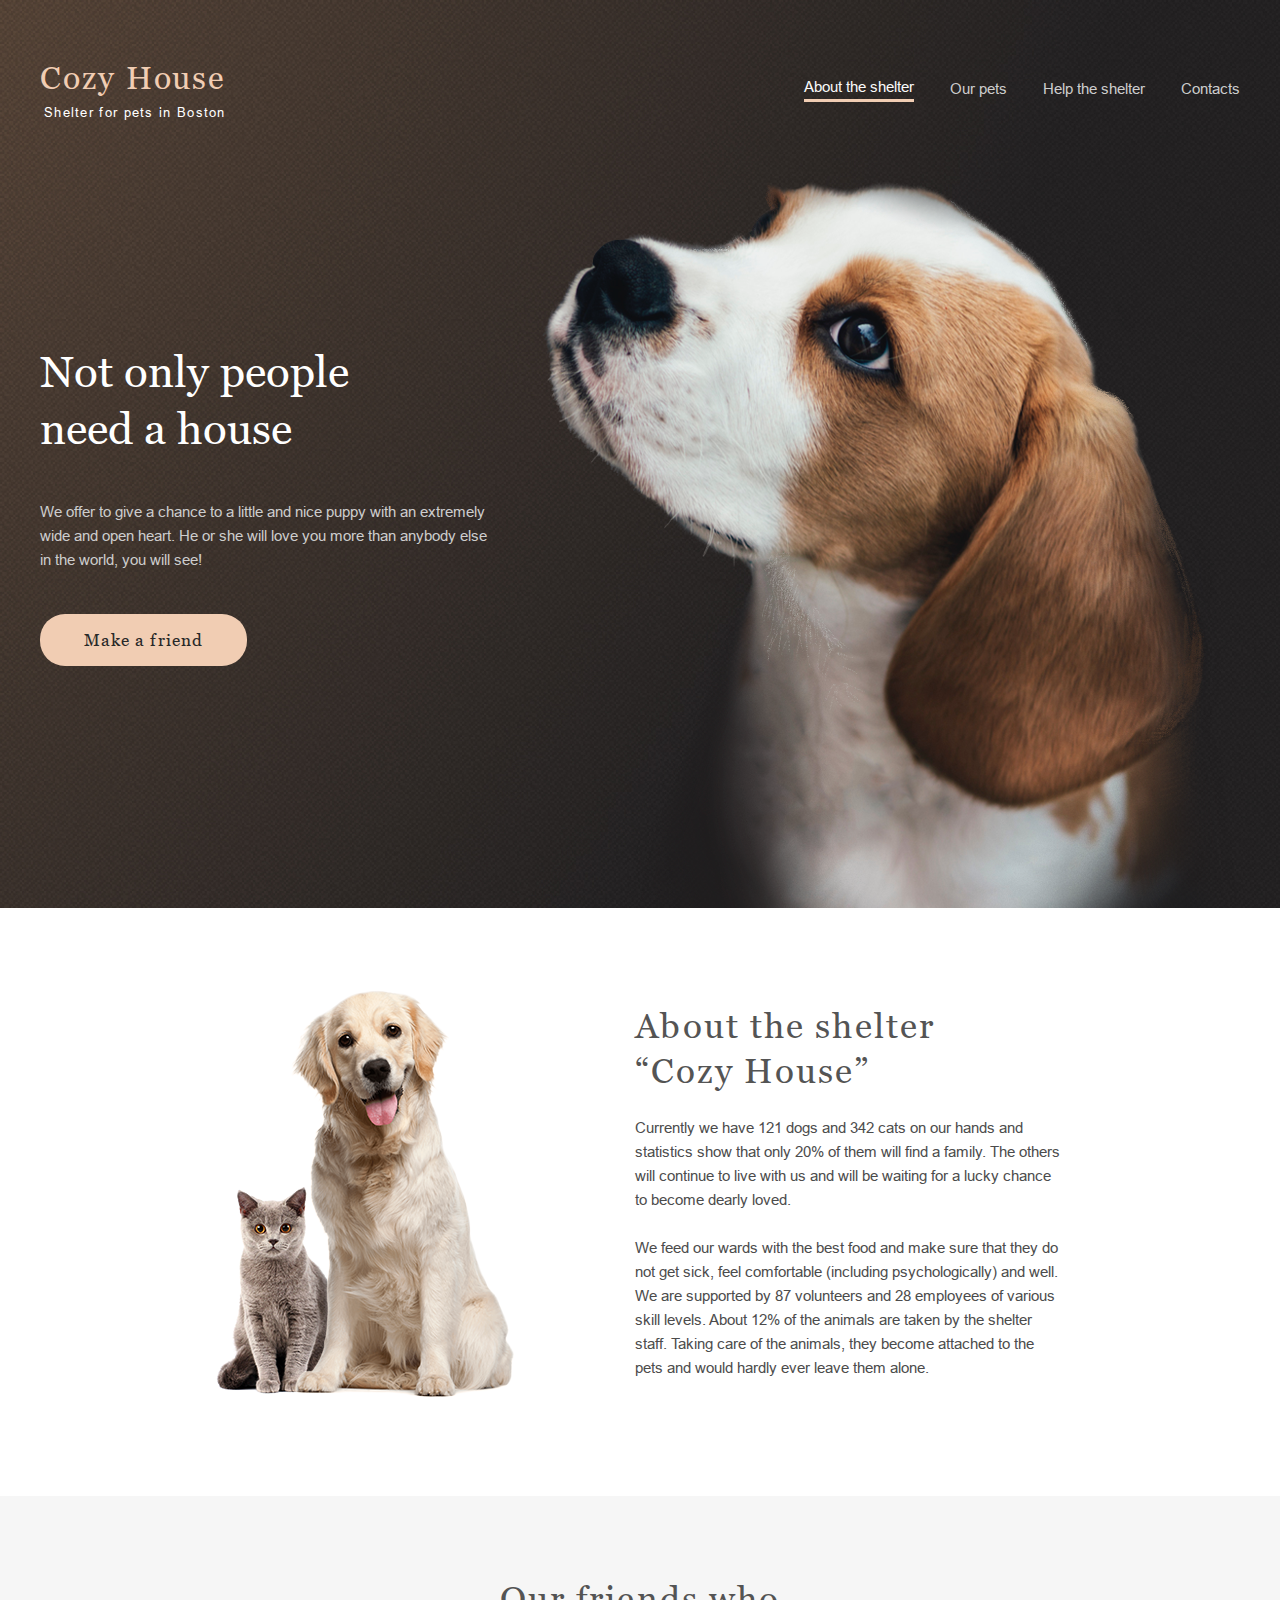
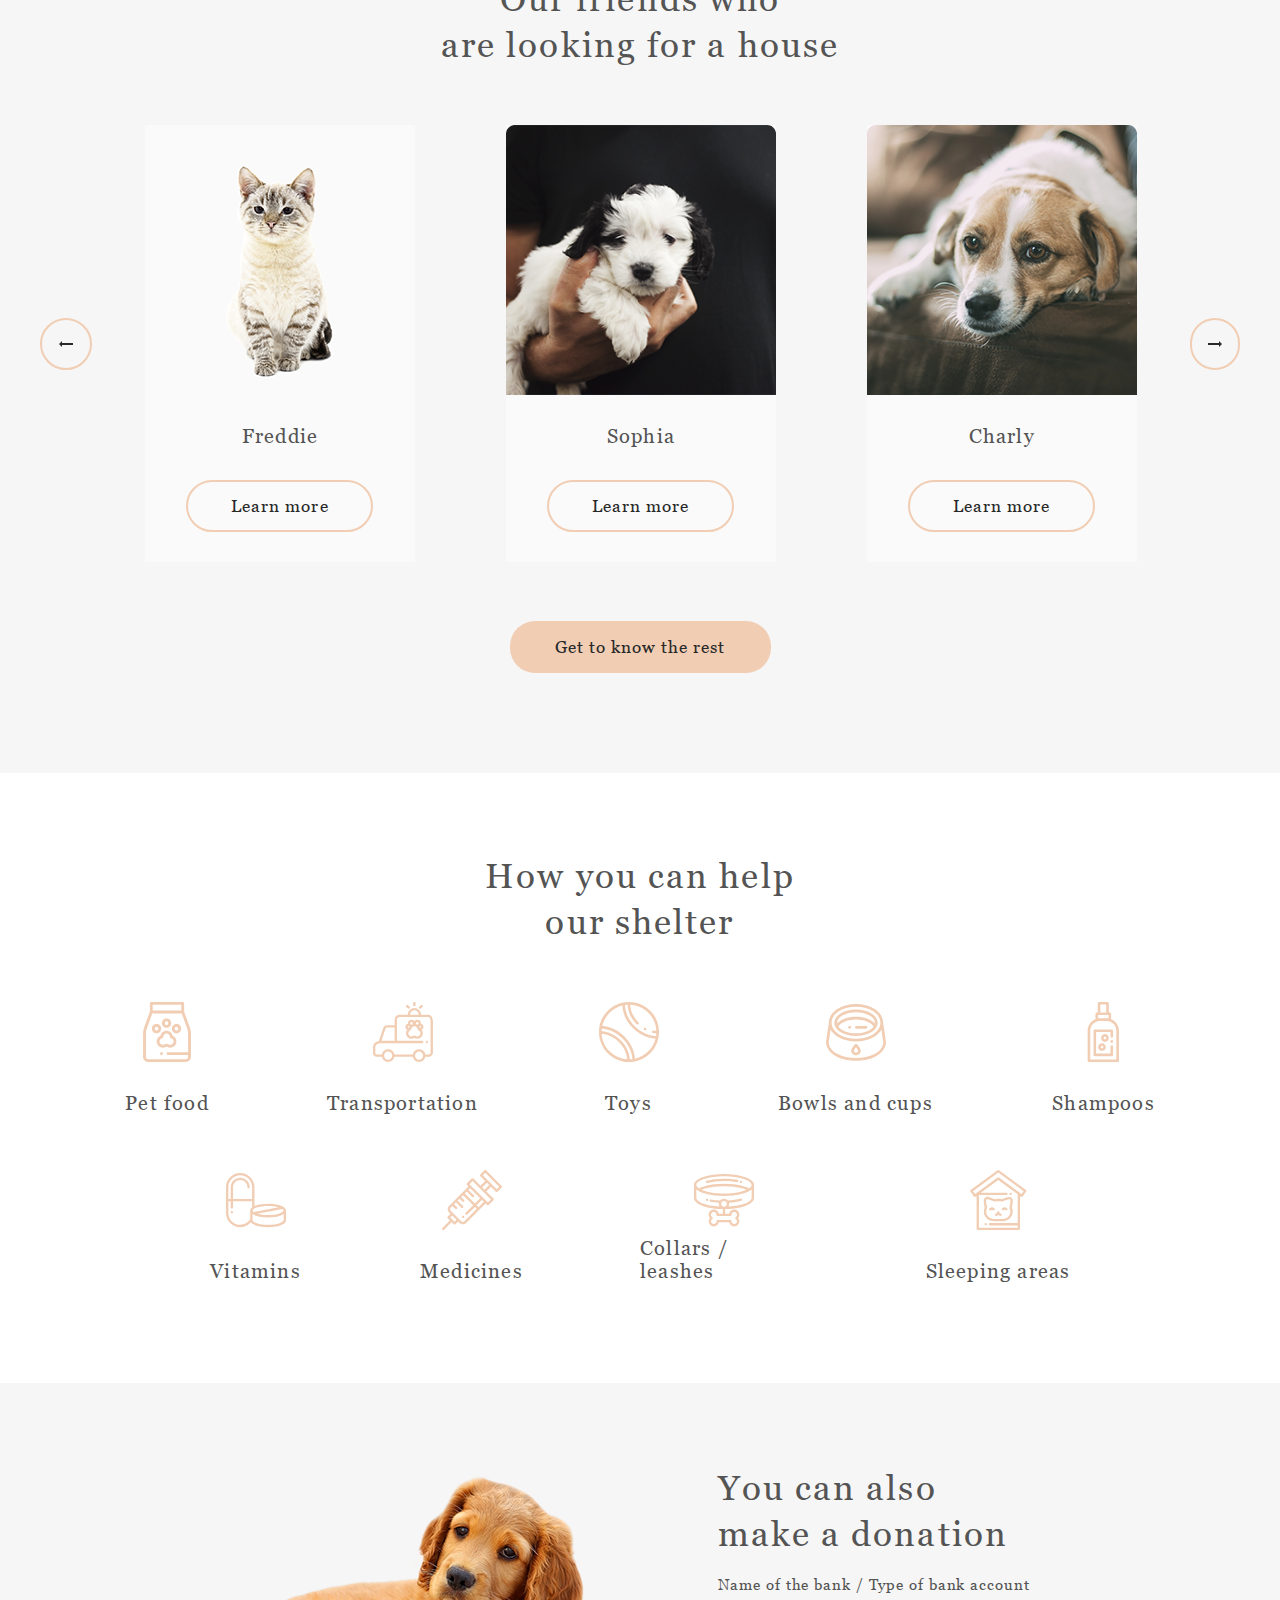
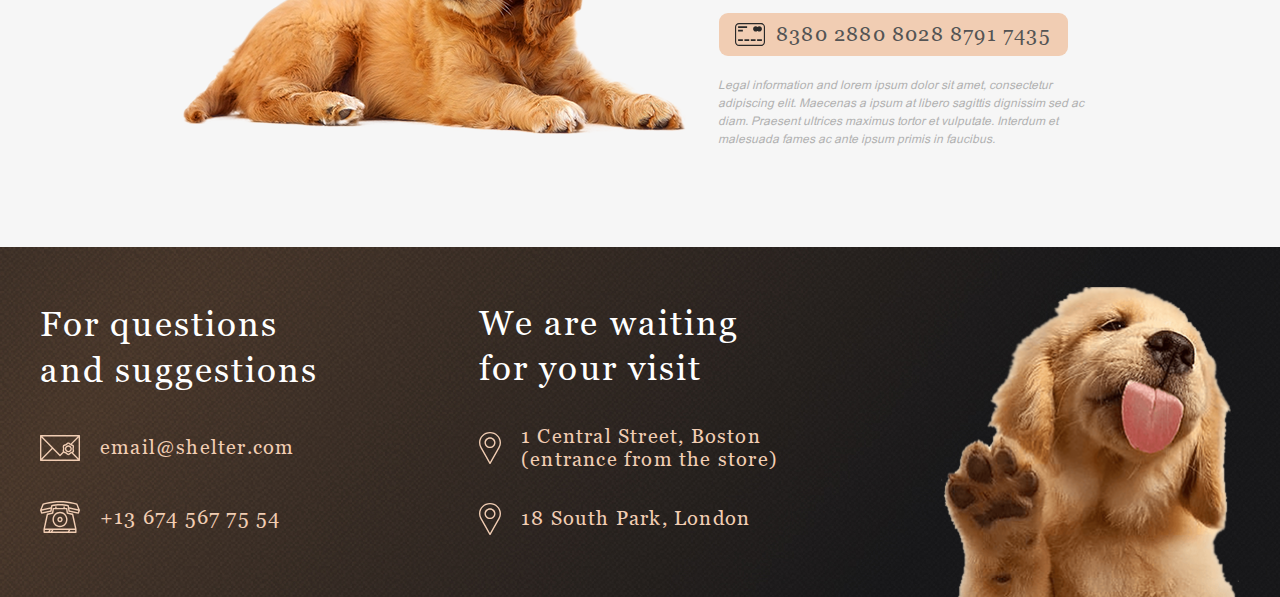
<file: pages/main/index.html>
<!DOCTYPE html>
<html lang="en">
<head>
    <meta charset="UTF-8">
    <meta http-equiv="X-UA-Compatible" content="IE=edge">
    <meta name="viewport" content="width=device-width, initial-scale=1.0">
    <title>Cozy House</title>
    <link rel="shortcut icon" href="../../assets/icons/Icons8-Windows-8-Animals-Dog-Track.ico" type="image/x-icon">
    <link rel="stylesheet" href="./style.css">
</head>
<body onresize="createAdaptiveSlider()">
<div class="body-burger"></div>
<div class="body-popup"></div>
<div class="popup">
    <div class="closeForHover"></div>
    <div class="emptyCell1"></div>
    <div class="popup-items"></div>
    <div class="emptyCell2"></div>
</div>

<!-- HEADER -->
    <div class="header-main">
        <header class="header">
            <div class="container">
                <div class="header-wrapper">
                    <div class="logo-header">
                        <a href="https://yuliyashu.github.io/shelter/pages/main/index.html">
                            <h1>
                                Cozy House
                            </h1>
                            <p class="logo-header-description">
                                Shelter for pets in Boston
                            </p>
                        </a>
                        
                    </div>
                    <div class="nav-header">
                        <a href="https://yuliyashu.github.io/shelter/pages/main/index.html" class="nav-header-link-active" >About the shelter</a>
                        <a href="https://yuliyashu.github.io/shelter/pages/pets/index.html" class="nav-header-link" target="_blank">Our pets</a>
                        <a href="#help" class="nav-header-link">Help the shelter</a>
                        <a href="#footer" class="nav-header-link">Contacts</a>
                    </div>
                    <div class="nav-header-burger" id="burger">
                        <span class="line-burger "><hr class="hr-burger line-burger1"></span>
                        <span class="line-burger "><hr class="hr-burger line-burger2"></span>
                        <span class="line-burger "><hr class="hr-burger line-burger3"></span>
                    </div>
                    <div class="nav-burger-menu " id="burger-menu">
                        <nav class="nav-burger-menu-container open">
                            <div class="logo-burger open">
                                <a href="https://yuliyashu.github.io/shelter/pages/main/index.html">
                                    <p class="h-burger">
                                        Cozy House
                                    </p>
                                    <p class="logo-header-description">
                                        Shelter for pets in Boston
                                    </p>
                                </a>
                            </div>
                            <ul class="nav-burger-menu-list">
                                <li class="nav-burger-menu-item open ">
                                    <a class="nav-burger-menu-link-1 " href="https://yuliyashu.github.io/shelter/pages/main/index.html">About the shelter</a>
                                </li>
                                <li class="nav-burger-menu-item open">
                                    <a class="nav-burger-menu-link-2 " href="https://yuliyashu.github.io/shelter/pages/pets/index.html">Our pets</a>
                                </li>
                                <li class="nav-burger-menu-item open">
                                    <a class="nav-burger-menu-link-3 " href="#help">Help the shelter</a>
                                </li>
                                <li class="nav-burger-menu-item open">
                                    <a class="nav-burger-menu-link-4 " href="#footer">Contacts</a>
                                </li>
                            </ul>
                        </nav>
                    </div>
                </div>
            </div>
        </header>
    </div>
<!-- MAIN -->
    <main class="main">
        <section class="not-only">
            <div class="container">
                <div class="not-only-wrapper">
                    <div class="not-only-text-block">
                        <h2>Not only people <br>need a house</h2>
                        <p class="not-only-add-text">We offer to give a chance to a 
                            little and nice puppy with an extremely wide and open heart. 
                            He or she will love you more than anybody else in the world, 
                            you will see!</p>
                        <button type="button" onclick="buttonToOurFriends()" class="not-only-button">Make a friend</button>
                    </div>
            
                    <div class="not-only-img">
                        <img src="../../assets/images/start-screen-puppy.png" alt="start-screen-puppy">
                    </div>
                </div>
            </div>
        </section>
        <section class="about">
            <div class="container">
                <div class="about-wrapper">
                    <div class="about-img">
                        <img src="../../assets/images/about-pets.png" alt="about-pets">
                    </div>
                    <div class="about-text-block">
                        <h3>About the shelter <br>“Cozy House”</h3>
                        <p class="about-add-text">Currently we have 121 dogs and 
                            342 cats on our hands and statistics show that only 
                            20% of them will find a family. The others will continue 
                            to live with us and will be waiting for a lucky chance to 
                            become dearly loved.</p>
                            <br>
                        <p class="about-add-text">We feed our wards with the best 
                            food and make sure that they do not get sick, feel 
                            comfortable (including psychologically) and well. 
                            We are supported by 87 volunteers and 28 employees 
                            of various skill levels. About 12% of the animals 
                            are taken by the shelter staff. Taking care of the 
                            animals, they become attached to the pets and would 
                            hardly ever leave them alone.</p>
                    </div>
                </div>
            </div>
        </section>
        <section class="our-friends" id="our-friends">
            <div class="container">
                <div class="our-friends-wrapper">
                    <div class="our-friends-title">
                        <h4>Our friends who <br>
                            are looking for a house</h4>
                    </div>
                    <div class="our-friends-slider">
                        <button type="button" class="our-friends-arrow1 "></button>
                        <div class="our-friends-whole-trio"></div>
                        <button type="button" class="our-friends-arrow2"></button>
                    </div>
                    <button type="button" onclick="buttonToOurFriendsPage()" class="our-friends-button">
                        Get to know the rest
                    </button>
                </div>
            </div>
        </section>
        <section class="help" id="help">
            <div class="container">
                <div class="help-wrapper">
                    <div class="help-title">
                        <h4>How you can help <br>
                            our shelter</h4>
                    </div> 
                    <div class="help-grid">
                        <div class="help-img help-img1">
                            <img src="../../assets/icons/icon-pet-food.svg" alt="pet-food">
                            <p class="help-img-name">Pet food</p>
                        </div>
                        <div class="help-img help-img2">
                            <img src="../../assets/icons/icon-transportation.svg" alt="transportation">
                            <p class="help-img-name">Transportation</p>
                        </div>
                        <div class="help-img help-img3">
                            <img src="../../assets/icons/icon-toys.svg" alt="toys">
                            <p class="help-img-name">Toys</p>
                        </div>
                        <div class="help-img help-img4">
                            <img src="../../assets/icons/icon-bowls-and-cups.svg" alt="bowls-and-cups">
                            <p class="help-img-name">Bowls and cups</p>
                        </div>
                        <div class="help-img help-img5">
                            <img src="../../assets/icons/icon-shampoos.svg" alt="shampoos">
                            <p class="help-img-name">Shampoos</p>
                        </div>
                        <div class="help-img help-img6">
                            <img src="../../assets/icons/icon-vitamins.svg" alt="vitamins">
                            <p class="help-img-name">Vitamins</p>
                        </div>
                        <div class="help-img help-img7">
                            <img src="../../assets/icons/icon-medicines.svg" alt="medicines">
                            <p class="help-img-name">Medicines</p>
                        </div>
                        <div class="help-img help-img8">
                            <img src="../../assets/icons/icon-collars-leashes.svg" alt="collars-leashes">
                            <p class="help-img-name">Collars / leashes</p>
                        </div>
                        <div class="help-img help-img9">
                            <img src="../../assets/icons/icon-sleeping-area.svg" alt="sleeping-area">
                            <p class="help-img-name">Sleeping areas</p>
                        </div>
                    </div>
                </div>
            </div>
        </section>
        <section class="in-addition">
            <div class="container">
                <div class="in-addition-wrapper">
                    <div class="in-addition-img">
                        <img src="../../assets/images/donation-dog.png" alt="donation-dog">
                    </div>
                    <div class="in-addition-text-block">
                        <h5 >You can also <br> make a donation</h5>
                        <p class="in-addition-add-text1">Name of the bank / Type 
                            of bank account</p>
                            <form action="#">
                                <button type="button" class="in-addition-button in-addition-button-text" onclick="inAdditionButton()">
                                    <img src="../../assets/icons/credit-card.svg" alt="credit-card">
                                    8380 2880 8028 8791 7435
                                </button>
                            </form>
                        <p class="in-addition-add-text2">Legal information and lorem 
                            ipsum dolor sit amet, consectetur adipiscing elit. 
                            Maecenas a ipsum at libero sagittis dignissim sed ac 
                            diam. Praesent ultrices maximus tortor et vulputate. 
                            Interdum et malesuada fames ac ante ipsum primis in 
                            faucibus.</p>
                    </div>
                </div>
            </div>
        </section>
    </main>
<!-- FOOTER -->
    <footer class="footer" id="footer">
        <div class="container">
            <div class="footer-wrapper">
                <div class="footer-block footer-block1">
                    <h6>For questions and suggestions
                    </h6>
                    <div class="footer-contact">
                        <a href="mailto:email@shelter.com"><img src="../../assets/icons/icon-email.svg" alt="icon-email"></a>
                        <a href="mailto:email@shelter.com" class="footer-text">email@shelter.com</a>
                        
                    </div>
                    <div class="footer-contact">
                        <a href="tel:+136745677554"><img src="../../assets/icons/icon-phone.svg" alt="phone"></a>
                        <a href="tel:+136745677554" class="footer-text">+13 674 567 75 54</a>
                    </div>
                </div>
                <div class="footer-block footer-block2">
                    <h6>We are waiting for your visit
                    </h6>
                    <div class="footer-contact footer-contact-point">
                        <a href="https://goo.gl/maps/tnH14oCpLKEokHBg7" target="_blank"><img src="../../assets/icons/icon-marker.svg" alt="icon-marker"></a>
                        <a href="https://goo.gl/maps/tnH14oCpLKEokHBg7" target="_blank" class="footer-text">1 Central Street, Boston (entrance from the store)</a>
                    </div>
                    <div class="footer-contact footer-contact-point">
                        <a href="https://goo.gl/maps/tnH14oCpLKEokHBg7" target="_blank"><img src="../../assets/icons/icon-marker.svg" alt="icon-marker"></a>
                        <a href="https://goo.gl/maps/tnH14oCpLKEokHBg7" target="_blank" class="footer-text">18 South Park, London </a>
                    </div>
                </div>
                <img src="../../assets/images/footer-puppy.png" alt="footer-puppy" class="footer-img">
            </div>
        </div>
    </footer>

   <script src="./script.js"></script>
</body>
</html>
</file>
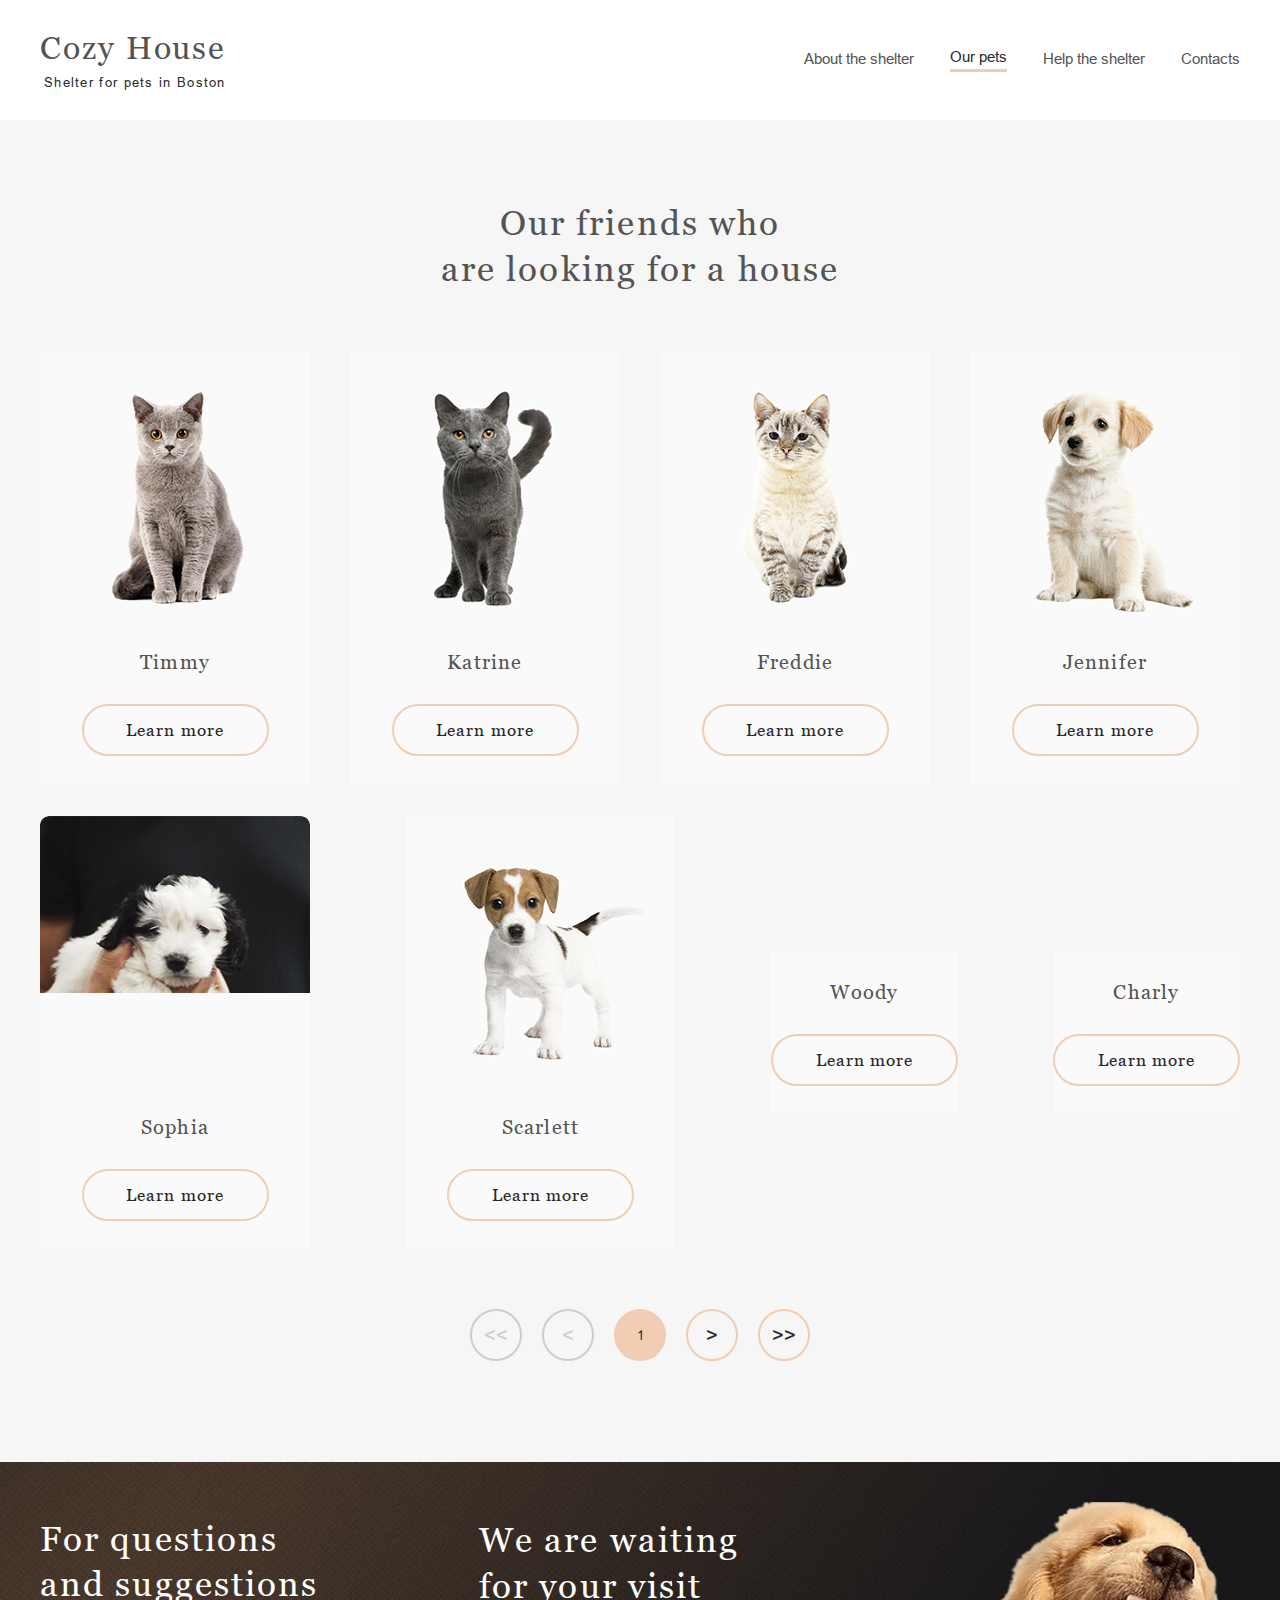
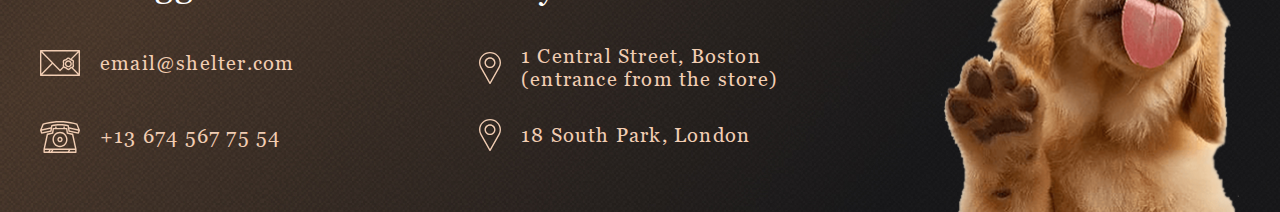
<file: pages/pets/index.html>
<!DOCTYPE html>
<html lang="en">
<head>
    <meta charset="UTF-8">
    <meta http-equiv="X-UA-Compatible" content="IE=edge">
    <meta name="viewport" content="width=device-width, initial-scale=1.0">
    <title>Cozy House</title>
    <link rel="shortcut icon" href="../../assets/icons/Icons8-Windows-8-Animals-Dog-Track.ico" type="image/x-icon">
    <link rel="stylesheet" href="./style.css">
</head>
<body onresize="createAdaptiveSliderFirst()">
<div class="body-burger"></div>
<div class="body-popup"></div>
<div class="popup">
    <div class="closeForHover"></div>
    <div class="emptyCell1"></div>
    <div class="popup-items"></div>
    <div class="emptyCell2"></div>
</div>
<!-- HEADER -->
<div class="header-main">
    <header class="header">
        <div class="container">
            <div class="header-wrapper">
                <div class="logo-header">
                    <a href="https://yuliyashu.github.io/shelter/pages/main/index.html">
                        <h1>
                            Cozy House
                        </h1>
                        <p class="logo-header-description">
                            Shelter for pets in Boston
                        </p>
                    </a>
                </div>
                <div class="nav-header">
                    <a href="https://yuliyashu.github.io/shelter/pages/main/index.html" class="nav-header-link" target="_blank" >About the shelter</a>
                    <a href="https://yuliyashu.github.io/shelter/pages/pets/index.html" class="nav-header-link-active" >Our pets</a>
                    <a href="https://yuliyashu.github.io/shelter/pages/main/index.html#help" class="nav-header-link">Help the shelter</a>
                    <a href="#footer" class="nav-header-link">Contacts</a>
                </div> 
                <div class="nav-header-burger" id="burger">
                    <span class="line-burger "><hr class="hr-burger line-burger1"></span>
                    <span class="line-burger "><hr class="hr-burger line-burger2"></span>
                    <span class="line-burger "><hr class="hr-burger line-burger3"></span>
                </div>
                <div class="nav-burger-menu " id="burger-menu">
                    <nav class="nav-burger-menu-container open">
                        <div class="logo-burger open">
                            <a href="https://yuliyashu.github.io/shelter/pages/main/index.html">
                                <p class="h-burger">
                                    Cozy House
                                </p>
                                <p class="logo-header-description h1-logo-header-description">
                                    Shelter for pets in Boston
                                </p>
                            </a>
                        </div>
                        <ul class="nav-burger-menu-list">
                            <li class="nav-burger-menu-item open ">
                                <a class="nav-burger-menu-link-1 " href="https://yuliyashu.github.io/shelter/pages/main/index.html">About the shelter</a>
                            </li>
                            <li class="nav-burger-menu-item open">
                                <a class="nav-burger-menu-link-2 " href="https://yuliyashu.github.io/shelter/pages/pets/index.html">Our pets</a>
                            </li>
                            <li class="nav-burger-menu-item open">
                                <a class="nav-burger-menu-link-3 " href="https://yuliyashu.github.io/shelter/pages/main/index.html#help">Help the shelter</a>
                            </li>
                            <li class="nav-burger-menu-item open">
                                <a class="nav-burger-menu-link-4 " href="#footer">Contacts</a>
                            </li>
                        </ul>
                    </nav>
                </div>
            </div>
         </div>
    </header>
</div>

<!-- MAIN -->
    <main class="main">
        <div class="container">
            <div class="slider-wrapper">
                <div class="our-friends-title">
                    <h4>Our friends who <br>
                        are looking for a house</h4>
                </div>
                <div class="slider"></div>
                <div class="slider-buttons"></div>
            </div>
        </div>
    </main>


<!-- FOOTER -->
<footer class="footer" id="footer">
    <div class="container">
        <div class="footer-wrapper">
            <div class="footer-block footer-block1">
                <h6>For questions and suggestions
                </h6>
                <div class="footer-contact">
                    <a href="mailto:email@shelter.com"><img src="../../assets/icons/icon-email.svg" alt="icon-email"></a>
                    <a href="mailto:email@shelter.com" class="footer-text">email@shelter.com</a>
                    
                </div>
                <div class="footer-contact footer-phone">
                    <a href="tel:+136745677554"><img src="../../assets/icons/icon-phone.svg" alt="phone"></a>
                    <a href="tel:+136745677554" class="footer-text">+13 674 567 75 54</a>
                </div>
            </div>
            <div class="footer-block footer-block2">
                <h6>We are waiting for your visit
                </h6>
                <div class="footer-contact">
                    <a href="https://goo.gl/maps/tnH14oCpLKEokHBg7" target="_blank"><img src="../../assets/icons/icon-marker.svg" alt="icon-marker"></a>
                    <a href="https://goo.gl/maps/tnH14oCpLKEokHBg7" target="_blank" class="footer-text">1 Central Street, Boston (entrance from the store)</a>
                </div>
                <div class="footer-contact footer-contact-point">
                    <a href="https://goo.gl/maps/tnH14oCpLKEokHBg7" target="_blank"><img src="../../assets/icons/icon-marker.svg" alt="icon-marker"></a>
                    <a href="https://goo.gl/maps/tnH14oCpLKEokHBg7" target="_blank" class="footer-text">18 South Park, London </a>
                </div>
            </div>
            <img src="../../assets/images/footer-puppy.png" alt="footer-puppy" class="footer-img">
        </div>
    </div>
</footer>


<script src="./script.js"></script>
</body>
</html>
</file>
<file: pages/main/style.css>
@font-face {
	font-family: 'Arial';
	src: url('../../assets/fonts/arial.ttf');
	src: local('Arial Regular'), local('Arial-Regular'),
		url('../../assets/fonts/arial.ttf') format('truetype');
	font-weight: normal;
	font-style: normal;
}

@font-face {
	font-family: 'Georgia';
	src: url('../../assets/fonts/georgia.ttf');
	src: local('Georgia Regular'), local('Georgia-Regular'),
		url('../../assets/fonts/georgia.ttf') format('truetype');
	font-weight: normal;
	font-style: normal;
}

html {
    box-sizing: border-box;
	scroll-behavior: smooth; 
	overflow-x: hidden;
}

html.open {
	overflow-y: hidden;
}

*, *::before, *::after {
    box-sizing: inherit;
}

body {
	margin: 0;
	position: relative;
	overflow-x: hidden;
	width: 100vw;
}



img {
    height: auto;
    vertical-align: middle;
}

p, h1, h2, h3, h5, h6 {
    margin-block-start: 0px;
    margin-block-end: 0px;
  }
  
.container {
	max-width: 1230px;
	margin: 0 auto;
	padding: 0 15px;
}

a {
	text-decoration: none;
}



:root {
	--color-light-xl: #FFFFFF;
	--color-light-l:#F6F6F6;
	--color-light-s:#FAFAFA;
	--color-dark-s:#CDCDCD;
	--color-dark-m:#B2B2B2;
	--color-dark-l:#545454;
	--color-dark-xl:#4C4C4C;
	--color-dark-2xl:#444444;
	--color-dark-3xl:#292929;
	--color-primary:#F1CDB3;
	--color-primary-light:#FDDCC4;
}

/* HEADER */

.overlay, .overlay-popup {
	background-color: #211F20;
	margin: 0;
	overflow-x: hidden;
	width: 100%;
	height: 100%;
	z-index: 2;
	opacity: 90%;
	position: absolute;
	transition: 0.5s;
}

.overlay-popup {
	opacity: 60%;
}

.header-main {
	background-size: cover;
}

.header-wrapper {
	display: flex;
	flex-direction: row;
	flex-wrap: nowrap;
	justify-content:space-between;
	padding-top: 60px;
	max-width: 1200px;
	
}

h1, .h-burger {
	margin-bottom: 10px;
	font-family: 'Georgia';
	font-style: normal;
	font-weight: 400;
	font-size: 32px;
	line-height: 110%;
	letter-spacing: 0.06em;
	color: var(--color-primary);
}

.logo-header-description {
	font-family: 'Arial';
	font-style: normal;
	font-weight: 400;
	font-size: 13px;
	line-height: 15px;
	letter-spacing: 0.1em;
	color: var(--color-light-xl);
	margin-left: 4px;
}

.nav-header {
	display: flex;
	flex-direction: row;
	align-items: center;
}

.nav-header-burger, .nav-burger-menu {
	display: none;
}

.nav-header-link {
	font-family: 'Arial';
	font-style: normal;
	font-weight: 400;
	font-size: 15px;
	line-height: 160%;
	color: var(--color-dark-s);
	margin-left: 36px;
	text-decoration: none;
	margin-bottom: 3px;
	transition-duration: 0.5s;
}

.nav-header-link:hover, .nav-header-link:focus, .nav-header-link:active {
	color: var(--color-light-s);
	transition-duration: 0.5s;

}

.nav-header-link-active {
	font-family: 'Arial';
	font-style: normal;
	font-weight: 400;
	font-size: 15px;
	line-height: 160%;
	color: var(--color-light-s);
	text-decoration: none;
	margin-left: 36px;
	margin-bottom: 3px;
	border-bottom: solid var(--color-primary) 3px;
	
}

/* NOT ONLY */

.not-only {
	background-image: url(../../assets/images/start-screen-gradient-background.jpg);
	background-repeat: no-repeat;
	background-size: cover;
	background-position: 0 0;
}

.not-only-wrapper {
	margin-top: -120px;
	display: flex;
	flex-direction: row;
	align-content: space-between;
}

.not-only-text-block{
	display: flex;
	flex-direction: column;
	justify-content:flex-start;
	margin-top: 343px;
	margin-right: 43px;
}

h2 {
	font-family: 'Georgia';
	font-style: normal;
	font-weight: 400;
	font-size: 44px;
	line-height: 130%;
	color: var(--color-light-xl);
}

.not-only-add-text {
	font-family: 'Arial';
	font-style: normal;
	font-weight: 400;
	font-size: 15px;
	line-height: 160%;
	color: var(--color-dark-s);
	margin-top: 42px;
	margin-bottom: 42px;
}

.not-only-button {
	background-color: var(--color-primary);
	width: 207px;
	height: 52px;
	border: none;
	border-radius: 25px;
	font-family: 'Georgia';
	font-style: normal;
	font-weight: 400;
	font-size: 17px;
	line-height: 130%;
	letter-spacing: 0.06em;
	color: var(--color-dark-3xl);
	text-decoration: none;
	cursor: pointer;
	transition-duration: 0.5s;
}

.not-only-button:hover {
	background-color : var(--color-primary-light);
	transition-duration: 0.5s;
}

.not-only-img {
	margin-top: 180px;
	
}

/* ABOUT */

.about {
	padding-top: 82px;
	padding-bottom: 83px;
}

.about-wrapper {
	display: flex;
	flex-direction: row;
	justify-content: space-evenly;
	align-items: center;
}

.about-img {
	justify-items: center;
	display: flex;
	justify-content: center;
	margin-bottom: 15px;
	
}

.about-text-block {
	display: flex;
	flex-direction: column;
	width: 430px;
	height: 380px;
	margin-bottom: 16px;
	margin-left: -54px;
	
}

h3 {
	font-family: 'Georgia';
	font-style: normal;
	font-weight: 400;
	font-size: 35px;
	line-height: 128%;
	letter-spacing: 0.06em;
	color: var(--color-dark-l);
	margin-bottom: 23px;
}

.about-add-text {
	font-family: 'Arial';
	font-style: normal;
	font-weight: 400;
	font-size: 15px;
	line-height: 160%;
	color: var(--color-dark-xl);
	margin-bottom: 6px;
}

/* OUR FRIENDS */
.our-friends {
	padding-bottom: 100px;
	background-color: var(--color-light-l);
}

.our-friends-wrapper {
	display: flex;
	flex-direction: column;
	align-items: center;
}

h4 {
	font-family: 'Georgia';
	font-style: normal;
	font-weight: 400;
	font-size: 35px;
	line-height: 130%;
	letter-spacing: 0.06em;
	color: var(--color-dark-l);
	margin-bottom: 58px;
	text-align: center;
	margin-top: 80px;
}

.our-friends-slider {
	display: flex;
	flex-direction: row;
	margin-bottom: 59px;
	align-items:center;
	justify-content: center;
	width: 100%;
	
}

.our-friends-arrow1 {
	width: 62px;
	height: 52px;
	margin-right: 53px;
	border: 2px solid var(--color-primary);
	box-sizing: border-box;
	border-radius: 100px;
	background: url(../../assets/icons/Arrow\ left.svg);
	background-repeat: no-repeat;
	background-position: center;
	padding: 0px;
	cursor: pointer;
}

.our-friends-arrow1:hover {
	background-color: var(--color-primary-light);
	border: 2px solid transparent;
	transition-duration: 0.5s;
}

.our-friends-whole-trio {
	display: flex;
	flex-direction: row;
	justify-content: space-between;
	width: 100%;
	
}

.our-friends-whole-trio_hide-right {
	transition: 2s ease-in-out;
	transform: translate(-5000px, 0px)
}

.our-friends-whole-trio_hide-left {
	transition: 2s ease-in-out;
	transform: translate(5000px, 0px)
}

.our-friends-block {
	display: flex;
	flex-direction: column;
	justify-content: space-between;
	align-items: center;
	background-color: var(--color-light-s);
	cursor: pointer;
	
}

.our-friends-block:hover {
	background-color: var(--color-light-xl);
	
}

.our-friends-name  {
	font-family: 'Georgia';
	font-style: normal;
	font-weight: 400;
	font-size: 20px;
	line-height: 23px;
	letter-spacing: 0.06em;
	color: var(--color-dark-l);
	margin-bottom: 32px;
	margin-top: 30px;
}

.our-friends-click {
	border: 2px solid var(--color-primary);
	width: 187px;
	height: 52px;
	border-radius: 100px;
	background-color: transparent;
	margin-bottom: 30px;
	font-family: 'Georgia';
	font-style: normal;
	font-weight: 400;
	font-size: 17px;
	line-height: 130%;
	letter-spacing: 0.06em;
	color: var(--color-dark-3xl);
	cursor: pointer;
}

.our-friends-click:hover {
	background-color : var(--color-primary-light);
	transition-duration: 0.5s;
	border: 2px solid transparent;
	
}

.our-friends-block:hover .our-friends-click {
	background-color : var(--color-primary-light);
	transition-duration: 0.5s;
	border: 2px solid transparent;
}

.our-friends-arrow2 {
	width: 60px;
	height: 52px;
	margin-left: 53px;
	border: 2px solid var(--color-primary);
	box-sizing: border-box;
	border-radius: 100px;
	background: url(../../assets/icons/Arrow\ right.svg);
	background-repeat: no-repeat;
	background-position: center;
	padding: 0px;
	cursor: pointer;
	
}

.our-friends-arrow2:hover {
	background-color: var(--color-primary-light);
	border: 2px solid transparent;
	transition-duration: 0.5s;

}

.our-friends-button {
	background-color: var(--color-primary);
	width: 261px;
	height: 52px;
	border: none;
	border-radius: 25px;
	font-family: 'Georgia';
	font-style: normal;
	font-weight: 400;
	font-size: 17px;
	line-height: 130%;
	letter-spacing: 0.06em;
	color: var(--color-dark-3xl);
	text-decoration: none;
	cursor: pointer;
	transition-duration: 0.5s;
}

.our-friends-button:hover {
	background-color : var(--color-primary-light);
	transition-duration: 0.5s;
}

/* POPUP */
.popup-visible {
	position: fixed;
	top: calc(50% - 26px);
    left: calc(50% + 26px);
	transform: translate(-50%, -50%); 
	width: 952px;
	height: auto;
	background-color: transparent;
	transition: 0.5s;
	z-index: 3;

	display: grid;
	grid-template-columns: repeat(2, auto);
	grid-template-areas: 
		'emptyCell1 close'
		'pop-item emptyCell2';
	
}

.emptyCell1 {
	grid-area: 1/1/1/1;
}

.emptyCell2 {
	grid-area: 2/2/2/2;
}

.close {
	width: 52px;
	height: 52px;
	justify-self: flex-end;
	background-color: transparent;
	background-image: url(../../assets/icons/close.svg);
	background-repeat: no-repeat;
	grid-area: 1/2/1/2;
	border: 2px solid #F1CDB3;
	border-radius: 100px;
	cursor: pointer;
	background-position: center;
	transition: 0.5s;
}

.close:hover, .hover {
	background-color: var(--color-primary-light);
	border: none;
	transition: 0.5s;
}

.pop-item {
	grid-area: 2/1/2/1;
	width: 900px;
	height: 500px;
	border-radius: 9px;
	box-shadow: 0px 2px 35px 14px rgba(13, 13, 13, 0.04);
	background-color: var(--color-light-s);
}

.popup-items {
	display: flex;
	flex-direction: row;
	justify-content: space-between;
}

.slider-img {
	border-radius: 9px;
}

.popup-text-block {
	margin: 50px 20px auto 29px;
	overflow-y: auto;
	height: auto;
	overflow-x: hidden;
	
}

.popup-name {
	font-family: 'Georgia';
	font-style: normal;
	font-weight: 400;
	font-size: 35px;
	line-height: 130%;
	letter-spacing: 0.06em;
	color: #000000;
	margin-bottom: 10px;
}

.popup-type-breed {
	font-family: 'Georgia';
	font-style: normal;
	font-weight: 400;
	font-size: 20px;
	line-height: 115%;
	letter-spacing: 0.06em;
	color: #000000;
	margin-bottom: 40px;
}

.popup-description {
	font-family: 'Georgia';
	font-style: normal;
	font-weight: 400;
	font-size: 15px;
	line-height: 110%;
	letter-spacing: 0.06em;
	color: #000000;
	margin-bottom: 30px;
}

.popup-list:last-child {
	padding-inline-start: 15px;
}

.popup-list-li {
	font-family: 'Georgia';
	font-style: normal;
	font-weight: 400;
	font-size: 15px;
	line-height: 110%;
	letter-spacing: 0.06em;
	color: #000000;
	margin-bottom: 11px;
}

.popup-list-li::marker {
	color: var(--color-primary);
}


/* HELP */

.help {
	padding-bottom: 100px;
}

.help-wrapper{
	display: flex;
	flex-direction: column;
	align-items: center;
}

.help-img1 {
	grid-area: help-img1;
	margin-left: 14px;
}

.help-img2 {
	grid-area: help-img2;
	margin-left: 5px;
}

.help-img3 {
	grid-area: help-img3;
	margin-right: 23px;
}

.help-img4 {
	grid-area: help-img4;
	margin-right: 49px;
}

.help-img5 {
	grid-area: help-img5;
	margin-right: 33px;
}

.help-img6 {
	grid-area: help-img6;
	margin-right: 49px;
}

.help-img7 {
	grid-area: help-img7;
	margin-right: 97px;
}

.help-img8 {
	grid-area: help-img8;
	margin-right: 72px;
}

.help-img9 {
	grid-area: help-img9;
	margin-right: 4px;
}

.help-grid {
	width: 100%;
	display: grid;
	justify-content: center;
	grid-row-gap: 55px;
	grid-template-columns: repeat(10, 1fr);
	grid-template-rows: auto;
	grid-template-areas: 
		'help-img1 help-img1 help-img2 help-img2 help-img3 help-img3 help-img4 help-img4 help-img5 help-img5'
		'. help-img6 help-img6 help-img7 help-img7 help-img8 help-img8 help-img9 help-img9 .';
}

.help-img {
	display: flex;
	flex-direction: column;
	align-items: center;
	height: 113px;
	width: auto;
	justify-content: space-between;
}

.help-img-name {
	font-family: 'Georgia';
	font-style: normal;
	font-weight: 400;
	font-size: 20px;
	line-height: 115%;
	letter-spacing: 0.06em;
	color: var(--color-dark-l);
}

/* IN ADDITION */

.in-addition {
	padding-bottom: 82px;
	background-color: var(--color-light-l);
	
}

.in-addition-wrapper {
	display: flex;
	flex-direction: row;
	justify-content: center;
	align-items: center;
	gap: 30px;
	padding-top: 82px;
}

.in-addition-img {
	margin-bottom: 20px;
}

.in-addition-text-block {
	display: flex;
	flex-direction: column;
	width: 380px;
	height: 282px;
	margin-bottom: 18px;
	
}

h5 {
	font-family: 'Georgia';
	font-style: normal;
	font-weight: 400;
	font-size: 35px;
	line-height: 130%;
	letter-spacing: 0.06em;
	color: var(--color-dark-l);
	margin-bottom: 20px;
}

.in-addition-add-text1 {
	font-family: 'Georgia';
	font-style: normal;
	font-weight: 400;
	font-size: 15px;
	line-height: 110%;
	letter-spacing: 0.06em;
	color: var(--color-dark-l);
	margin-bottom: 20px;
}

.in-addition-add-text2 {
	font-family: 'Arial';
	font-style: italic;
	font-weight: 400;
	font-size: 12px;
	line-height: 18px;
	color: var(--color-dark-m);
	margin-top: 20px;
}

.in-addition-button {
	width: 349px;
	height: 43px;
	background: var(--color-primary);
	border-radius: 9px;
	border: none;
	font-family: 'Georgia';
	font-style: normal;
	font-weight: 400;
	font-size: 20px;
	line-height: 115%;
	letter-spacing: 0.06em;
	color: var(--color-dark-l);
	display: flex;
	flex-direction: row;
	align-items: center;
	justify-content: space-evenly;
	margin-left: 1px;
	cursor: pointer;
}

.in-addition-button:hover {
	background-color : var(--color-primary-light);
	transition-duration: 0.5s;
}

/* FOOTER */

.footer {
	background-repeat: no-repeat;
	background-image: url(../../assets/images/footer-gradient-background.jpg);
	background-size: cover;
	background-position: 0 0;
}


.footer-wrapper {
	display: grid;
	grid-template-columns: repeat(3, auto);
	justify-content: space-between;
	align-items: center;
}

.footer-block {
	display: flex;
	flex-direction: column;
	width: 302px;
	height: 234px;
	margin-bottom: 18px;
	margin-right: 75px;
	justify-content: center;
}

.footer-block1 {
	width: 280px;
    display: flex;
    justify-content: space-around;
    flex-direction: column;
    height: 309px;
}

h6 {
	font-family: 'Georgia';
	font-style: normal;
	font-weight: 400;
	font-size: 35px;
	line-height: 130%;
	letter-spacing: 0.06em;
	color: var(--color-light-xl);
	margin-bottom: 34px;
	margin-top: 40px;
}

.footer-contact {
	display: flex;
	flex-direction: row;
	align-items: center;
	justify-content: flex-start;
	cursor: pointer;
	margin-bottom: 32px;
}

.footer-text {
	font-family: 'Georgia';
	font-style: normal;
	font-weight: 400;
	font-size: 20px;
	line-height: 115%;
	letter-spacing: 0.06em;
	color: var(--color-primary);
	margin-left: 20px;
	text-decoration: none;
}


.footer-img {
	margin-top: 40px;
}




@media screen and (max-width: 1279.9px) {

	.container {
		min-width: 738px;
		padding: 0 30px;
	}
	/* POPUP */
	.popup-visible {
		width: 682px;
	}

	.pop-item {
		width: 630px;
		height: 350px;
	}

	.popup-text-block {
		margin: 10px 9px 5px 11px;
	}

	.popup-type-breed {
		font-size: 20px;
		margin-bottom: 20px;
	}

	.popup-description {
		font-size: 13px;
	}

	.popup-list-li {
		font-size: 15px;
		margin-bottom: 5px;
	}



/* HEADER */
	.header-wrapper {
		padding-top: 30px;
	}

	.nav-header-burger, .nav-burger-menu {
		display: none;
	}

	.not-only-wrapper {
		flex-direction: column;
		align-items: center;
	}

	.not-only-text-block {
		align-items: center;
		margin-top: 180px;
		margin-right: 0px;
		width: 65%;
	}

	.not-only-text-block h2 {
		align-self: flex-start;
	}

	.not-only-img {
		display: flex;
		margin-top: 100px;
		justify-content: flex-end;
	}

	.not-only-img img {
		width: 81.5%;
	}

/* ABOUT */
	.about-wrapper {
		flex-direction: column-reverse;
	}

	.about-text-block {
		margin-left: 0px;
		margin-bottom: 78px;
	}

	.about-img {
		margin-bottom: 17px;
	}

/* OUR FRIENDS */

	.invisible {
		display: none;
	}

	.our-friends-arrow1 {
		margin-right: 12px;
	}

	.our-friends-arrow2 {
		margin-left: 14px;
	}

	.our-friends-whole-trio {
		justify-content: space-evenly;
	}

/* HELP */

	.help-grid {
		grid-template-columns: repeat(3, 1fr);
		grid-template-areas: 
			'help-img1 help-img2 help-img3'
			'help-img4 help-img5 help-img6'
			'help-img7 help-img8 help-img9';
	}

	.help-img2 {
		margin-left: 0px;
	}

	.help-img3 {
		margin-right: 12px;
	}

	.help-img4 {
		margin-right: -12px;
	}

	.help-img5 {
		margin-right: 0px;
	}

	.help-img6 {
		margin-right: 12px;
	}

	.help-img7 {
		margin-right: -12px;
	}

	.help-img8 {
		margin-right: 0px;
	}

	.help-img9 {
		margin-right: 12px;
	}

/* IN ADDITION */

	.in-addition-wrapper {
		flex-direction: column-reverse;
		gap: 41px;
		padding-top: 80px;
	}

/* FOOTER */

	.footer-wrapper {
		grid-template-columns: repeat(2, 1fr);
		grid-template-rows: auto;
		justify-items: center;
	}

	.footer-block {
		margin-right: 17px;
		margin-top: -12px;
	}

	.footer-block1 {
		margin-right: 8px;
	}

	.footer-img {
		margin-top: 12px;
		grid-area: 2 / 1 / 2 / 3;
	}
	
}


/* !!!!!!!!!!!!!!DELETE AFTER CROSS_CHECK START*/
@media screen and (width: 768px) {
	.our-friends-whole-trio {
		justify-content: space-between;
	}
}
/* !!!!!!!!!!!!!!DELETE AFTER CROSS_CHECK END*/


@media screen and (max-width: 767.9px) {
	.container {
		min-width: 300px;
		padding: 0 10px;
	}
/* HEADER */


	/* POPUP */
	.popup-visible {
		width: 271px;
		height: auto;
    	left: calc(50% + 15px);
	}

	.pop-item {
		width: 240px;
		height: auto;
	}

	.popup-items {
		display: flex;
		flex-direction: row;
		justify-content: space-between;
	}

	.popup-items .slider-img {
		display: none;
	}

	.popup-text-block {
		margin: 10px;
	}


	/* BURGER START */

				.overlay, .overlay-popup {
					background-color: #211F20;
					margin: 0;
					overflow-x: hidden;
					width: 100%;
					height: 100%;
					z-index: 2;
					opacity: 90%;
					position: absolute;
					transition: 0.3s;
				}

				.overlay-popup {
					opacity: 60%;
				}

				.nav-header{
					display: none;
				}	

				.nav-header-burger {
					display: block;
					margin-top: 11px;
					margin-right: 43px;
					z-index: 15;
				}
			
				.nav-header-burger:hover {
					cursor: pointer;
				}
			
				.line-burger {
					display: block;
					z-index: 10;
					transition: 0.5s;
				}
			
				.hr-burger {
					width: 30px;
					height: 2px;
					background-color: var(--color-primary);
					display: block;
					margin: 8px auto;
					-webkit-transition: all 0.3s ease-in-out;
					-o-transition: all 0.3s ease-in-out;
					transition: all 0.3s ease-in-out;
					unicode-bidi: isolate;
					margin-inline-start: auto;
					margin-inline-end: auto;
					overflow: visible;
					border-style: solid;
					border-width: 0px;
				}

				.hr-burger:hover {
					background-color: var(--color-primary-light);
				}

				.nav-header-burger.open .line-burger1 {
					transform: rotate(90deg) translate(10px, 11px);
					z-index: 11;
					transition: 0.5s;
				}
			
				.nav-header-burger.open .line-burger2 {
					transform: rotate(90deg) ;
					z-index: 11;
					transition: 0.5s;
				}

				.nav-header-burger.open .line-burger3 {
					transform: rotate(90deg) translate(-10px, -10px);
					z-index: 11;
					transition: 0.5s;
				}
				
				.nav-burger-menu {
					display: flex;
					position: absolute;
					top: 0px;
					right: -320px;
					transition: all 1s ease-in-out;
					flex-direction: column;
					width: 320px;
					height: 100vh;
					background-color: var(--color-dark-3xl);
					z-index: 12;
				}
			
				.nav-burger-menu.open {
					z-index: 13;
					right: 0px;
				}
			
				.nav-burger-menu.container.open {
					display: flex;
				}

				.logo-burger {
					margin-top: 30px;
					margin-left: 10px;
				}
			
				ul {
					padding-inline-start: 0px;
				}
			
				ul.open {
					display: block;
					list-style-type: disc;
					margin-block-start: 0px;
					margin-block-end: 0px;
					margin-inline-start: 0px;
					margin-inline-end: 0px;
					padding-inline-start: 0px;
					
				}

				li {
					list-style-type: none;
				}
			
				.nav-burger-menu-list {
					margin-top: 158px;
					display: flex;
					flex-direction: column;
    				align-items: center;
				}

				.nav-burger-menu-list.open {
					margin-top: 134px;
					margin-left: 127px;
					z-index: 9;
				}
			
				.nav-burger-menu-item.open {
					margin-bottom: 42px;
				}

				.nav-burger-menu-link-1, 
				.nav-burger-menu-link-2, 
				.nav-burger-menu-link-3, 
				.nav-burger-menu-link-4 {
			
					font-family: 'Arial';
					font-style: normal;
					font-weight: 400;
					font-size: 32px;
					line-height: 160%;
					color: var(--color-dark-s);
					text-decoration: none;
				}

				.nav-burger-menu-link-1 {
					border-bottom: var(--color-primary) solid 3px;
				}
			
				.nav-burger-menu-link-1.open:hover, .nav-burger-menu-link-1.open:focus, .nav-burger-menu-link-1.open:active,
				.nav-burger-menu-link-2.open:hover, .nav-burger-menu-link-2.open:focus, .nav-burger-menu-link-2.open:active,
				.nav-burger-menu-link-3.open:hover, .nav-burger-menu-link-3.open:focus, .nav-burger-menu-link-3.open:active,
				.nav-burger-menu-link-4.open:hover, .nav-burger-menu-link-4.open:focus, .nav-burger-menu-link-4.open:active,
				.nav-burger-menu-link-5.open:hover, .nav-burger-menu-link-5.open:focus, .nav-burger-menu-link-5.open:active {
					color: var(--color-light-xl);
					transition: 0.5s;
				}
				
	/* BURGER END */

	.header-wrapper {
		padding-top: 30px;
	}

	.not-only-wrapper {
		flex-direction: column;
		align-items: center;
	}

	.not-only-text-block {
		align-items: center;
		margin-top: 180px;
		margin-right: 0px;
		width: auto;
		align-content: center;
		text-align: center;
	}

	.not-only-text-block h2 {
		align-self: center;
		font-size: 25px;
		letter-spacing: 0.06em;
		
	}

	.not-only-img {
		display: flex;
		margin-top: 100px;
		justify-content: flex-end;
	}

	.not-only-img img {
		width: 88%;
	}

/* ABOUT */
	.about {
		padding-top: 42px;
		padding-bottom: 42px;
	}

	.about-wrapper {
		flex-direction: column-reverse;
	}

	.about-text-block {
		margin-left: 0px;
		margin-bottom: 32px;
		width: auto;
		text-align: center;
		height: auto;
	}

	.about-text-block h3 {
		font-size: 25px;
		margin-bottom: 25px;
		
	}

	.about-add-text {
		margin-left: 15px;
		margin-right: 15px;
		text-align: justify;
	}

	.about-img {
		margin-bottom: 0px;
		
	}

	.about-img img {
		width: 87%;
	}

/* OUR FRIENDS */

	.invisible, .invisible2 {
		display: none;
	}

	.our-friends {
		padding-bottom: 42px;
	}

	.our-friends-title h4 {
		font-size: 25px;
		margin-top: 42px;
		margin-bottom: 40px;
	}
	.our-friends-arrow1 {
		margin-right: 12px;
		order:2;
		width: 52px;
		margin-right: -16px;
		margin-top: 19px;
	}

	.our-friends-arrow2 {
		margin-left: 14px;
		order: 3;
		width: 52px;
		margin-left: -18px;
		margin-top: 19px;
	}

	.our-friends-whole-trio {
		justify-content: space-evenly;
		order: 1;
		grid-area: 1 / 1 / 1 / 3;
	}

	.our-friends-slider {
		display: grid;
		grid-template-columns: repeat(2, 1fr);
		grid-template-rows: repeat(2, auto);
		justify-items: center;
		margin-bottom: 42px;
	}

	


/* HELP */

	.help {
		padding-bottom: 42px;
	}

	.help-grid {
		grid-template-columns: repeat(2, 1fr);
		grid-template-areas: 
			'help-img1 help-img2'
			'help-img3 help-img4'
			'help-img5 help-img6'
			'help-img7 help-img8'
			'help-img9 .';
		justify-items: center;
		grid-row-gap: 30px;
	}

	.help-title h4 {
		font-size: 25px;
		margin-top: 42px;
		margin-bottom: 42px;
	}

	.help-img {
		width: 130px;
		height: 87px;
	}

	.help-img img {
		width: 50px;
	}

	.help-img-name {
		font-size: 15px;
		line-height: 110%;
	}

	.help-img1 {
		margin-left: -9px;
	}
	.help-img2 {
		margin-left: 10px;
	}

	.help-img3 {
		margin-right: 9px;
	}

	.help-img4 {
		margin-right: -10px;
	}

	.help-img5 {
		margin-right: 10px;
	}

	.help-img6 {
		margin-right: -11px;
	}

	.help-img7 {
		margin-right: 9px;
	}

	.help-img8 {
		margin-right:-10px;
	}

	.help-img9 {
		margin-right: 9px;
	}

/* IN ADDITION */

	.in-addition {
		padding-bottom: 22px;
	}

	.in-addition-wrapper {
		flex-direction: column-reverse;
		gap: 41px;
		padding-top: 41px;
	}

	.in-addition-text-block {
		width: 100%;
		padding-left: 10px;
		padding-right: 10px;
		margin-bottom: 0px;
		align-items: center;
		text-align: center;
	}

	.in-addition-text-block h5 {
		font-size: 25px;
		align-self: center;
		text-align: center;
		margin-bottom: 23px;
	}

	.in-addition-add-text1 {
		letter-spacing: 0px;
		margin-left: 3px;
		margin-bottom: 24px;
	}

	.in-addition-add-text2 {
		text-align:justify;
	}

	.in-addition-button {
		width: 281px;
		margin-left: -1px;
		justify-content: space-around;
	}

	.in-addition-button-text {
		font-size: 15px;
	}

	.in-addition-img {
		display: flex;
		justify-content: center;
	}


	.in-addition-img img {
		width: 87%;
		align-self:center;
	}

/* FOOTER */

	.footer-wrapper {
		grid-template-columns: repeat(1, auto);
		grid-template-areas: 
			'footer-block1'
			'footer-block'
			'footer-img';
		justify-items: center;
		justify-content: center;
	}

	h6 {
		font-size: 25px;
		text-align: center;
		margin-top: 30px;
		margin-left: 5px;
    	margin-right: 5px;
	}

	.footer-block {
		align-items: center;
		margin-top: 0px;
		margin-right: 0px;
	}

	.footer-block1 {
		align-items: center;
		margin-right: 0px;
		height: auto;
	}

	.footer-img {
		margin-top: 16px;
		grid-area: auto;
		align-self: center;
		width: 87%;
	}

	.footer-contact {
		padding-top: 6px;
		justify-content: center;
	}

	.footer-contact-point {
		align-self: flex-start;
	}

	.footer-block2 {
		margin-top: -15px;
	}
}
</file>
<file: pages/pets/style.css>
@font-face {
	font-family: 'Arial';
	src: url('../../assets/fonts/arial.ttf');
	src: local('Arial Regular'), local('Arial-Regular'),
		url('../../assets/fonts/arial.ttf') format('truetype');
	font-weight: normal;
	font-style: normal;
}

@font-face {
	font-family: 'Georgia';
	src: url('../../assets/fonts/georgia.ttf');
	src: local('Georgia Regular'), local('Georgia-Regular'),
		url('../../assets/fonts/georgia.ttf') format('truetype');
	font-weight: normal;
	font-style: normal;
}

html {
    box-sizing: border-box;
	scroll-behavior: smooth; 
	overflow-x: hidden;
}

html.open {
	overflow-y: hidden;
}



*, *::before, *::after {
    box-sizing: inherit;
}

body {
	margin: 0;
	position: relative;
	
	width: 100vw;
}

img {
    
    height: auto;
    vertical-align: middle;
}

p, h1, h2, h3, h4, h5 {
    margin-block-start: 0px;
    margin-block-end: 0px;
  }
  
.container {
	max-width: 1230px;
	margin: 0 auto;
	padding: 0 15px;
}

a {
	text-decoration: none;
}

:root {
	--color-light-xl: #FFFFFF;
	--color-light-l:#F6F6F6;
	--color-light-s:#FAFAFA;
	--color-dark-s:#CDCDCD;
	--color-dark-m:#B2B2B2;
	--color-dark-l:#545454;
	--color-dark-xl:#4C4C4C;
	--color-dark-2xl:#444444;
	--color-dark-3xl:#292929;
	--color-primary:#F1CDB3;
	--color-primary-light:#FDDCC4;
}

/* POPUP */
.popup-visible {
	position: fixed;
	top: calc(50% - 26px);
    left: calc(50% + 26px);
	transform: translate(-50%, -50%); 
	width: 952px;
	height: auto;
	background-color: transparent;
	transition: 0.5s;
	z-index: 3;

	display: grid;
	grid-template-columns: repeat(2, auto);
	grid-template-areas: 
		'emptyCell1 close'
		'pop-item emptyCell2';
}

.emptyCell1 {
	grid-area: 1/1/1/1;
}

.emptyCell2 {
	grid-area: 2/2/2/2;
}

.close {
	width: 52px;
	height: 52px;
	justify-self: flex-end;
	background-color: transparent;
	background-image: url(../../assets/icons/close.svg);
	background-repeat: no-repeat;
	grid-area: 1/2/1/2;
	border: 2px solid #F1CDB3;
	border-radius: 100px;
	cursor: pointer;
	background-position: center;
	transition: 0.5s;
}

.close:hover, .hover {
	background-color: var(--color-primary-light);
	border: none;
	transition: 0.5s;
}

.pop-item {
	grid-area: 2/1/2/1;
	width: 900px;
	height: 500px;
	border-radius: 9px;
	box-shadow: 0px 2px 35px 14px rgba(13, 13, 13, 0.04);
	background-color: var(--color-light-s);
}

.popup-items {
	display: flex;
	flex-direction: row;
	justify-content: space-between;
}

.slider-img {
	border-radius: 9px;
}

.popup-text-block {
	margin: 50px 20px auto 29px;
	overflow-y: auto;
	height: auto;
	overflow-x: hidden;
	
}

.popup-name {
	font-family: 'Georgia';
	font-style: normal;
	font-weight: 400;
	font-size: 35px;
	line-height: 130%;
	letter-spacing: 0.06em;
	color: #000000;
	margin-bottom: 10px;
}

.popup-type-breed {
	font-family: 'Georgia';
	font-style: normal;
	font-weight: 400;
	font-size: 20px;
	line-height: 115%;
	letter-spacing: 0.06em;
	color: #000000;
	margin-bottom: 40px;
}

.popup-description {
	font-family: 'Georgia';
	font-style: normal;
	font-weight: 400;
	font-size: 15px;
	line-height: 110%;
	letter-spacing: 0.06em;
	color: #000000;
	margin-bottom: 30px;
}

.popup-list:last-child {
	padding-inline-start: 15px;
}

.popup-list-li {
	font-family: 'Georgia';
	font-style: normal;
	font-weight: 400;
	font-size: 15px;
	line-height: 110%;
	letter-spacing: 0.06em;
	color: #000000;
	margin-bottom: 11px;
}

.popup-list-li::marker {
	color: var(--color-primary);
}


/* HEADER */



/* BURGER */
.overlay, .overlay-popup {
	background-color: #211F20;
	margin: 0;
	overflow-x: hidden;
	width: 100%;
	height: 100%;
	z-index: 2;
	opacity: 90%;
	position: absolute;
	transition: 0.5s;
}

.overlay-popup {
	opacity: 60%;
}

.header-main {
	background-size: cover;
	background-color: var(--color-light-xl);
	background-repeat: no-repeat;
	background-position: 0 0;
	padding-bottom: 30px;
}

.header-main-burger {
	position: relative;
}

.header-wrapper {
	display: flex;
	flex-direction: row;
	flex-wrap: nowrap;
	justify-content:space-between;
	padding-top: 30px;
	max-width: 1200px;
}

.nav-header-burger, .nav-burger-menu {
	display: none;
}

h1, .h-burger {
	margin-bottom: 10px;
	font-family: 'Georgia';
	font-style: normal;
	font-weight: 400;
	font-size: 32px;
	line-height: 110%;
	letter-spacing: 0.06em;
	color: var(--color-dark-l);
}

.logo-header-description {
	font-family: 'Arial';
	font-style: normal;
	font-weight: 400;
	font-size: 13px;
	line-height: 15px;
	letter-spacing: 0.1em;
	color: var(--color-dark-3xl);
	margin-left: 4px;
    background-color: var(--color-light-xl);
    position: sticky;
}

.nav-header {
	display: flex;
	flex-direction: row;
	align-items: center;
}
.nav-header-link {
	font-family: 'Arial';
	font-style: normal;
	font-weight: 400;
	font-size: 15px;
	line-height: 160%;
	color: var(--color-dark-l);
	margin-left: 36px;
	text-decoration: none;
	margin-bottom: 3px;
	transition-duration: 0.5s;
}

.nav-header-link:hover, .nav-header-link:focus, .nav-header-link:active {
	color: var(--color-dark-3xl);
	transition-duration: 0.5s;

}

.nav-header-link-active {
	font-family: 'Arial';
	font-style: normal;
	font-weight: 400;
	font-size: 15px;
	line-height: 160%;
	color: var(--color-dark-3xl);
	text-decoration: none;
	margin-left: 36px;
	margin-bottom: 3px;
	border-bottom: solid var(--color-primary) 3px;
	
}


/* MAIN */
.main {
    
	background-color: var(--color-light-l);
	
}

.slider-wrapper {
	display: flex;
	flex-direction: column;
	justify-content: center;
	align-items: center;
	padding-top: 80px;
    padding-bottom: 83px;
}

h4 {
	font-family: 'Georgia';
	font-style: normal;
	font-weight: 400;
	font-size: 35px;
	line-height: 130%;
	letter-spacing: 0.06em;
	color: var(--color-dark-l);
	margin-bottom: 43px;
	text-align: center;
	/* margin-top: 110px; */
}

.slider {
	display: flex;
	flex-direction: row;
	flex-wrap: wrap;
	margin-bottom: 45px;
	height: 930px;
	align-items:center;
	justify-content: space-between;
	width: 100%;
}

.slider-item {
	display: flex;
	flex-direction: column;
	justify-content: space-between;
	align-items: center;
	background-color: var(--color-light-s);
	cursor: pointer;
}

.slider-item:hover {
	background-color: var(--color-light-xl);
}

.slider-name {
	font-family: 'Georgia';
	font-style: normal;
	font-weight: 400;
	font-size: 20px;
	line-height: 23px;
	letter-spacing: 0.06em;
	color: var(--color-dark-l);
	margin-bottom: 30px;
	margin-top: 30px;
}

.slider-button {
	border: 2px solid var(--color-primary);
	width: 187px;
	height: 52px;
	border-radius: 100px;
	background-color: transparent;
	margin-bottom: 27px;
	font-family: 'Georgia';
	font-style: normal;
	font-weight: 400;
	font-size: 17px;
	line-height: 130%;
	letter-spacing: 0.06em;
	color: var(--color-dark-3xl);
	cursor: pointer;
}

.slider-button:hover {
	background-color : var(--color-primary-light);
	transition-duration: 0.5s;
	border: 2px solid transparent;
}

.slider-item:hover .slider-button {
	background-color : var(--color-primary-light);
	transition-duration: 0.5s;
	border: 2px solid transparent;
}

.slider-buttons {
	display: flex;
	flex-direction: row;
	justify-content: space-between;
	margin-bottom: 18px;
	width: 340px;
}

.slider-button1, 
.slider-button2 {
	width: 52px;
	height: 52px;
	border: 2px solid var(--color-dark-s);
	box-sizing: border-box;
	border-radius: 100px;
	background-color: transparent;
	color: var(--color-dark-s);
	font-size: 20px;
}

.slider-button3 {
	width: 52px;
	height: 52px;
	background: var(--color-primary);
	border-radius: 100px;
	color: var(--color-dark-3xl);
	border: none;
}

.slider-button4,
.slider-button5 {
	width: 52px;
	height: 52px;
	border: 2px solid var(--color-primary);
	box-sizing: border-box;
	border-radius: 100px;
	background-color: transparent;
	color: var(--color-dark-3xl);
	font-size: 20px;
}

.slider-button4:hover,
.slider-button5:hover {
	background: var(--color-primary-light);
	border: none;
}




/* FOOTER */

.footer {
	background-repeat: no-repeat;
	background-image: url(../../assets/images/footer-gradient-background.jpg);
	background-size: cover;
	background-position: 0 0;
}

.footer-wrapper {
	display: grid;
	grid-template-columns: repeat(3, auto);
	justify-content: space-between;
	align-items: center;
}

.footer-block {
	display: flex;
	flex-direction: column;
	width: 302px;
	height: 234px;
	margin-bottom: 18px;
	margin-right: 75px;
	justify-content: center;
}

.footer-block1 {
	width: 280px;
    display: flex;
    justify-content: space-around;
    flex-direction: column;
    height: 309px;
}

.footer-phone {
	margin-top: 10px;
}

h6 {
	font-family: 'Georgia';
	font-style: normal;
	font-weight: 400;
	font-size: 35px;
	line-height: 130%;
	letter-spacing: 0.06em;
	color: var(--color-light-xl);
	margin-bottom: 37px;
	margin-top: 40px;
}

.footer-contact {
	display: flex;
	flex-direction: row;
	align-items: center;
	justify-content: flex-start;
	cursor: pointer;
	margin-bottom: 28px;
}

.footer-text {
	font-family: 'Georgia';
	font-style: normal;
	font-weight: 400;
	font-size: 20px;
	line-height: 115%;
	letter-spacing: 0.06em;
	color: var(--color-primary);
	margin-left: 20px;
	text-decoration: none;
}


.footer-img {
	margin-top: 40px;
}



@media (max-width: 1279.9px) {

	.container {
		min-width: 738px;
		padding: 0 30px;
	}

	/* POPUP */
	.popup-visible {
		width: 682px;
	}

	.pop-item {
		width: 630px;
		height: 350px;
	}

	.popup-text-block {
		margin: 10px 9px 5px 11px;
	}

	.popup-type-breed {
		font-size: 20px;
		margin-bottom: 20px;
	}

	.popup-description {
		font-size: 13px;
	}
	
	.popup-list-li {
		font-size: 15px;
		margin-bottom: 5px;
	}


/* HEADER */
	.header-wrapper {
		padding-top: 30px;
	}

	.nav-header-burger, .nav-burger-menu {
		display: none;
	}

	.not-only-wrapper {
		flex-direction: column;
		align-items: center;
	}

	.not-only-text-block {
		align-items: center;
		margin-top: 180px;
		margin-right: 0px;
		width: 65%;
	}

	.not-only-text-block h2 {
		align-self: flex-start;
	}

	.not-only-img {
		display: flex;
		margin-top: 100px;
		justify-content: flex-end;
	}

	.not-only-img img {
		width: 81.5%;
	}


/* SLIDER	 */

	.slider {
		height: auto;
		display: grid;
		grid-template-columns: repeat(2, 1fr);
		grid-template-rows: auto;
		justify-items: center;
		margin-bottom: 44px;
		row-gap: 48px;
		width: auto;
		column-gap: 40px;
	}

	.slider-item {
		width: 270px;
		margin-top: -15px;
	}

	.slider-buttons {
		margin-bottom: -6px;
	}


/* FOOTER */

	.footer-wrapper {
		grid-template-columns: repeat(2, 1fr);
		grid-template-rows: auto;
		justify-items: center;
	}

	.footer-block {
		margin-right: 17px;
		margin-top: -12px;
	}

	.footer-block1 {
		margin-right: 8px;
	}

	.footer-img {
		margin-top: 12px;
		grid-area: 2 / 1 / 2 / 3;
	}
	
}


@media (max-width: 767.9px) {

	body {
		overflow-x: hidden;
	}

	.container {
		min-width: 300px;
		padding: 0 10px;
	}

	/* POPUP */
	.popup-visible {
		width: 271px;
		height: auto;
    	left: calc(50% + 15px);
	}

	.pop-item {
		width: 240px;
		height: auto;
	}

	.popup-items {
		display: flex;
		flex-direction: row;
		justify-content: space-between;
	}

	.popup-items .slider-img {
		display: none;
	}

	.popup-text-block {
		margin: 10px;
	}



/* HEADER */

.header-main {
	position: static;
}


	.header-wrapper {
		padding-top: 30px;
	}

		/* BURGER START */

		

		.nav-header{
			display: none;
		}	

		.nav-header-burger {
			display: block;
			margin-top: 11px;
			margin-right: 43px;
			z-index: 15;
		}
	
		.nav-header-burger:hover {
			cursor: pointer;
		}
	
		.line-burger {
			display: block;
			z-index: 10;
			transition: 0.5s;
		}
	
		.hr-burger {
			width: 30px;
			height: 2px;
			background-color: black;
			display: block;
			margin: 8px auto;
			-webkit-transition: all 0.3s ease-in-out;
			-o-transition: all 0.3s ease-in-out;
			transition: all 0.3s ease-in-out;
			unicode-bidi: isolate;
			margin-inline-start: auto;
			margin-inline-end: auto;
			overflow: visible;
			border-style: solid;
			border-width: 0px;
		}

		.hr-burger.open {
			background-color: var(--color-dark-3xl);
		}

		.nav-header-burger.open .line-burger1 {
			transform: rotate(90deg) translate(10px, 11px);
			z-index: 11;
			transition: 0.5s;
		}
	
		.nav-header-burger.open .line-burger2 {
			transform: rotate(90deg) ;
			z-index: 11;
			transition: 0.5s;
		}

		.nav-header-burger.open .line-burger3 {
			transform: rotate(90deg) translate(-10px, -10px);
			z-index: 11;
			transition: 0.5s;
		}
		
		.nav-burger-menu {
			display: flex;
			position: absolute;
			top: 0px;
			right: -320px;
			transition: all 1s ease-in-out;
			flex-direction: column;
			width: 320px;
			height: 100vh;
			background-color: var(--color-light-xl);
			z-index: 12;
		}
	
		.nav-burger-menu.open {
			z-index: 13;
			right: 0px;
		}
	
		.nav-burger-menu.container.open {
			display: flex;
			z-index: 10;
		}

		.logo-burger {
			margin-top: 30px;
			margin-left: 10px;
		}

		.h1-burger {
			margin-bottom: 10px;
			font-family: 'Georgia';
			font-style: normal;
			font-weight: 400;
			font-size: 32px;
			line-height: 110%;
			letter-spacing: 0.06em;
			color: var(--color-dark-l);
		}

		.h1-logo-header-description {
			font-family: 'Arial';
			font-style: normal;
			font-weight: 400;
			font-size: 13px;
			line-height: 15px;
			letter-spacing: 0.1em;
			color: var(--color-dark-3xl);
			margin-left: 4px;
			background-color: transparent;
		}	
	
		ul {
			padding-inline-start: 0px;
		}
	
		ul.open {
			display: block;
			list-style-type: disc;
			margin-block-start: 0px;
			margin-block-end: 0px;
			margin-inline-start: 0px;
			margin-inline-end: 0px;
			padding-inline-start: 0px;
			
		}
		
		li {
			list-style-type: none;
		}
	
		.nav-burger-menu-list {
			margin-top: 158px;
			display: flex;
			flex-direction: column;
			align-items: center;
		}

		.nav-burger-menu-list.open {
			margin-top: 134px;
			margin-left: 127px;
			z-index: 9;
		}
	
		.nav-burger-menu-item.open {
			margin-bottom: 42px;
		}

		.nav-burger-menu-link-1, 
		.nav-burger-menu-link-2, 
		.nav-burger-menu-link-3, 
		.nav-burger-menu-link-4 {
	
			font-family: 'Arial';
			font-style: normal;
			font-weight: 400;
			font-size: 32px;
			line-height: 160%;
			color: var(--color-dark-l);
			text-decoration: none;
		}

		.nav-burger-menu-link-2 {
			border-bottom: var(--color-primary) solid 3px;
		}
	
		.nav-burger-menu-link-1.open:hover, .nav-burger-menu-link-1.open:focus, .nav-burger-menu-link-1.open:active,
		.nav-burger-menu-link-2.open:hover, .nav-burger-menu-link-2.open:focus, .nav-burger-menu-link-2.open:active,
		.nav-burger-menu-link-3.open:hover, .nav-burger-menu-link-3.open:focus, .nav-burger-menu-link-3.open:active,
		.nav-burger-menu-link-4.open:hover, .nav-burger-menu-link-4.open:focus, .nav-burger-menu-link-4.open:active,
		.nav-burger-menu-link-5.open:hover, .nav-burger-menu-link-5.open:focus, .nav-burger-menu-link-5.open:active {
			color: var(--color-dark-3xl);
			transition: 0.5s;
		}
		
/* BURGER END */

/* SLIDER */
	.slider {
		height: auto;
		display: grid;
		grid-template-columns: repeat(1, 1fr);
		grid-template-rows: auto;
		justify-items: center;
		margin-bottom: 44px;
		row-gap: 48px;
		width: auto;
		column-gap: 40px;
		padding-top: 13px;
	}

	.slider-wrapper {
		padding-top: 42px;
		padding-bottom: 50px;
	}

	h4 {
		font-size: 25px;
	}

	.slider-item {
		width: 270px;
		margin-top: -15px;
	}

	.slider-buttons {
		margin-bottom: -6px;
		width: 300px;
		
	}


/* FOOTER */

	.footer-wrapper {
		grid-template-columns: repeat(1, auto);
		grid-template-areas: 
			'footer-block1'
			'footer-block'
			'footer-img';
		justify-items: center;
		justify-content: center;
	}

	h6 {
		font-size: 25px;
		text-align: center;
		margin-top: 30px;
		margin-left: 5px;
		margin-right: 5px;
	}

	.footer-block {
		align-items: center;
		margin-top: 0px;
		margin-right: 0px;
	}

	.footer-block1 {
		align-items: center;
		margin-right: 0px;
		height: auto;
	}

	.footer-img {
		margin-top: 19px;
		grid-area: auto;
		align-self: center;
		width: 87%;
	}

	.footer-contact {
		justify-content: center;
		margin-bottom: 31px;
	}

	.footer-contact-point {
		align-self: flex-start;
	}

	.footer-block2 {
		margin-top: -20px;
	}
}
</file>
